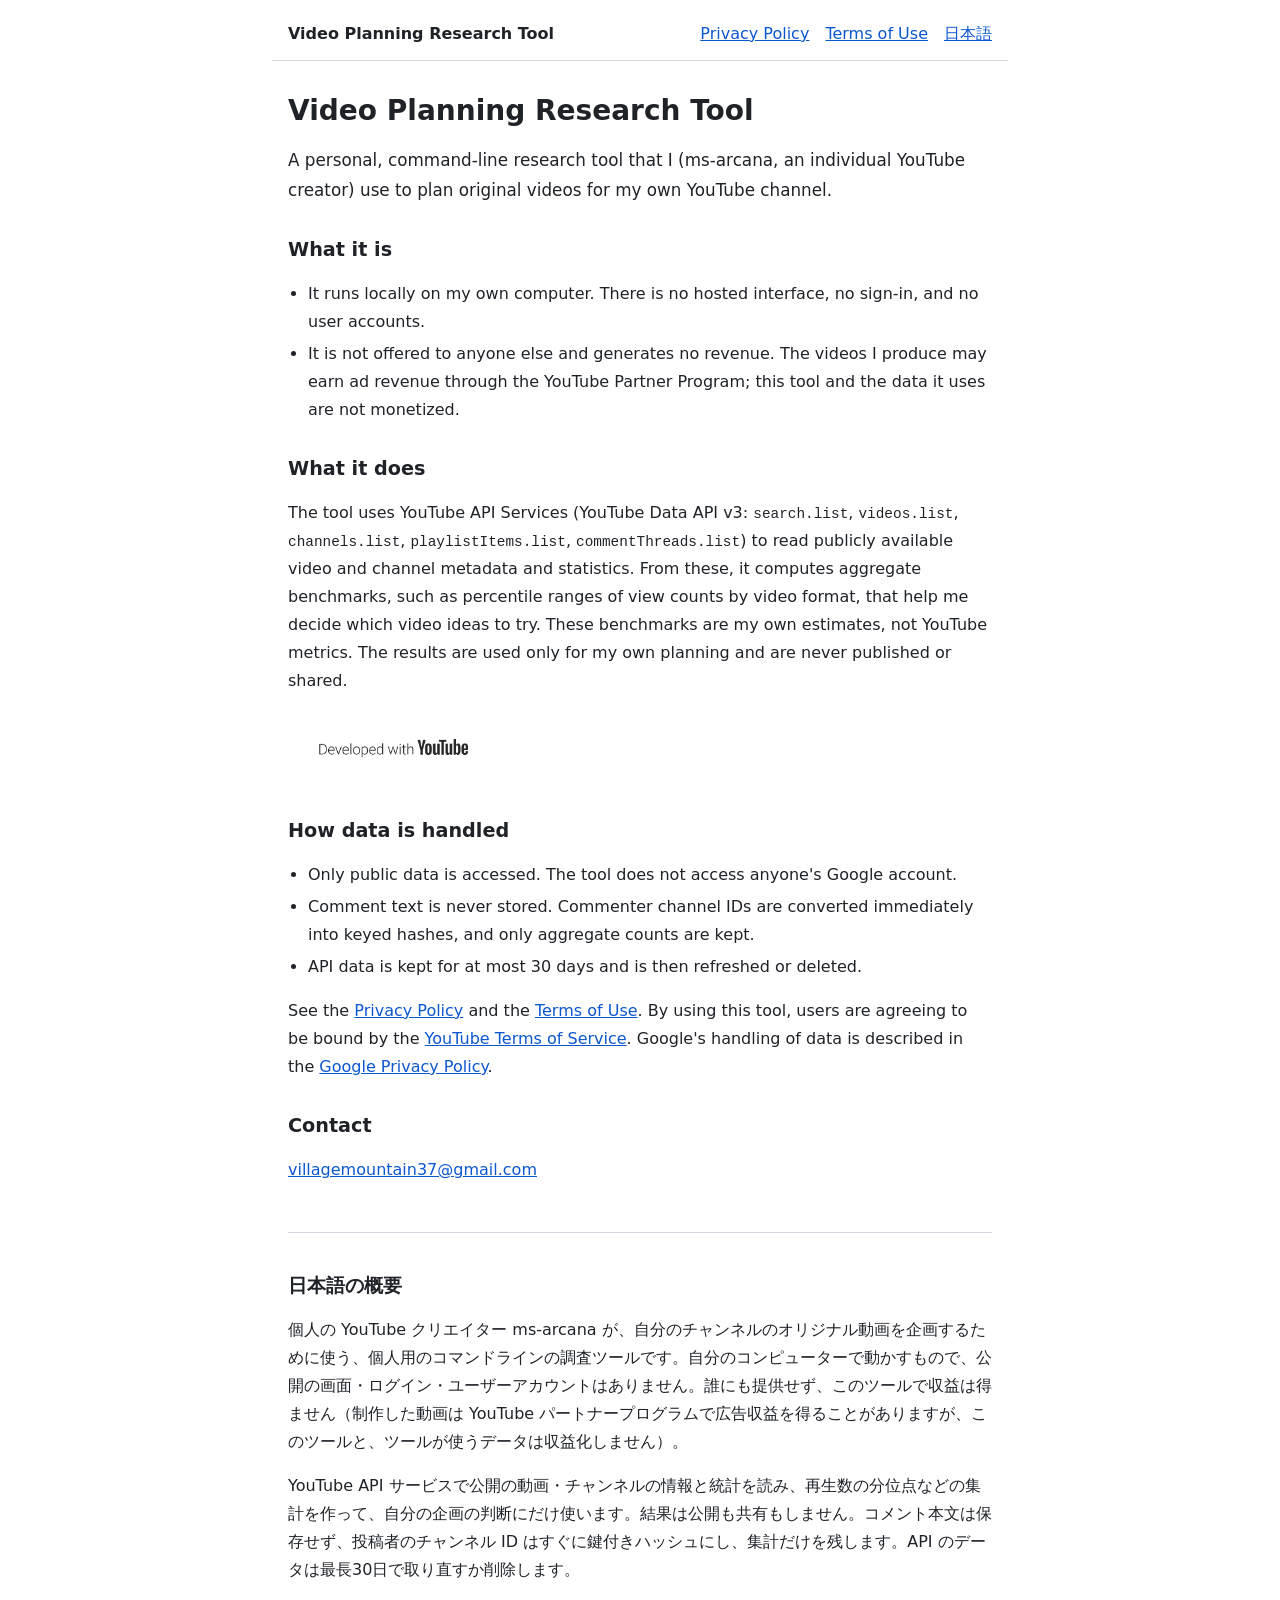
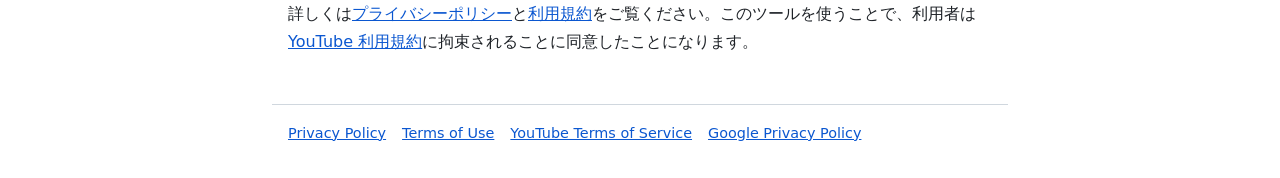
<file: index.html>
<!doctype html>
<html lang="en">
<head>
<meta charset="utf-8">
<meta name="viewport" content="width=device-width, initial-scale=1">
<title>Video Planning Research Tool</title>
<meta name="description" content="A personal research tool used by an individual creator to plan original videos.">
<link rel="stylesheet" href="style.css">
</head>
<body>
<header>
  <p class="site"><a href="./">Video Planning Research Tool</a></p>
  <nav><a href="privacy/">Privacy Policy</a><a href="terms/">Terms of Use</a><a href="#ja">日本語</a></nav>
</header>
<main>
  <h1>Video Planning Research Tool</h1>
  <p class="lead">A personal, command-line research tool that I (ms-arcana, an individual YouTube creator) use to plan original videos for my own YouTube channel.</p>

  <h2>What it is</h2>
  <ul>
    <li>It runs locally on my own computer. There is no hosted interface, no sign-in, and no user accounts.</li>
    <li>It is not offered to anyone else and generates no revenue. The videos I produce may earn ad revenue through the YouTube Partner Program; this tool and the data it uses are not monetized.</li>
  </ul>

  <h2>What it does</h2>
  <p>The tool uses YouTube API Services (YouTube Data API v3: <code>search.list</code>, <code>videos.list</code>, <code>channels.list</code>, <code>playlistItems.list</code>, <code>commentThreads.list</code>) to read publicly available video and channel metadata and statistics. From these, it computes aggregate benchmarks, such as percentile ranges of view counts by video format, that help me decide which video ideas to try. These benchmarks are my own estimates, not YouTube metrics. The results are used only for my own planning and are never published or shared.</p>
  <p class="brand">
    <a href="https://www.youtube.com/" aria-label="Developed with YouTube (opens YouTube)">
      <picture>
        <source srcset="images/developed-with-youtube-sentence-case-light.png" media="(prefers-color-scheme: dark)">
        <img src="images/developed-with-youtube-sentence-case-dark.png" alt="Developed with YouTube" width="210" height="75">
      </picture>
    </a>
  </p>

  <h2>How data is handled</h2>
  <ul>
    <li>Only public data is accessed. The tool does not access anyone's Google account.</li>
    <li>Comment text is never stored. Commenter channel IDs are converted immediately into keyed hashes, and only aggregate counts are kept.</li>
    <li>API data is kept for at most 30 days and is then refreshed or deleted.</li>
  </ul>
  <p>See the <a href="privacy/">Privacy Policy</a> and the <a href="terms/">Terms of Use</a>. By using this tool, users are agreeing to be bound by the <a href="https://www.youtube.com/t/terms">YouTube Terms of Service</a>. Google's handling of data is described in the <a href="http://www.google.com/policies/privacy">Google Privacy Policy</a>.</p>

  <h2>Contact</h2>
  <p><a href="mailto:villagemountain37@gmail.com">villagemountain37@gmail.com</a></p>

  <section lang="ja" id="ja">
    <h2>日本語の概要</h2>
    <p>個人の YouTube クリエイター ms-arcana が、自分のチャンネルのオリジナル動画を企画するために使う、個人用のコマンドラインの調査ツールです。自分のコンピューターで動かすもので、公開の画面・ログイン・ユーザーアカウントはありません。誰にも提供せず、このツールで収益は得ません（制作した動画は YouTube パートナープログラムで広告収益を得ることがありますが、このツールと、ツールが使うデータは収益化しません）。</p>
    <p>YouTube API サービスで公開の動画・チャンネルの情報と統計を読み、再生数の分位点などの集計を作って、自分の企画の判断にだけ使います。結果は公開も共有もしません。コメント本文は保存せず、投稿者のチャンネル ID はすぐに鍵付きハッシュにし、集計だけを残します。API のデータは最長30日で取り直すか削除します。</p>
    <p>詳しくは<a href="privacy/#ja">プライバシーポリシー</a>と<a href="terms/#ja">利用規約</a>をご覧ください。このツールを使うことで、利用者は <a href="https://www.youtube.com/t/terms">YouTube 利用規約</a>に拘束されることに同意したことになります。</p>
  </section>
</main>
<footer>
  <a href="privacy/">Privacy Policy</a><a href="terms/">Terms of Use</a><a href="https://www.youtube.com/t/terms">YouTube Terms of Service</a><a href="http://www.google.com/policies/privacy">Google Privacy Policy</a>
</footer>
</body>
</html>
</file>
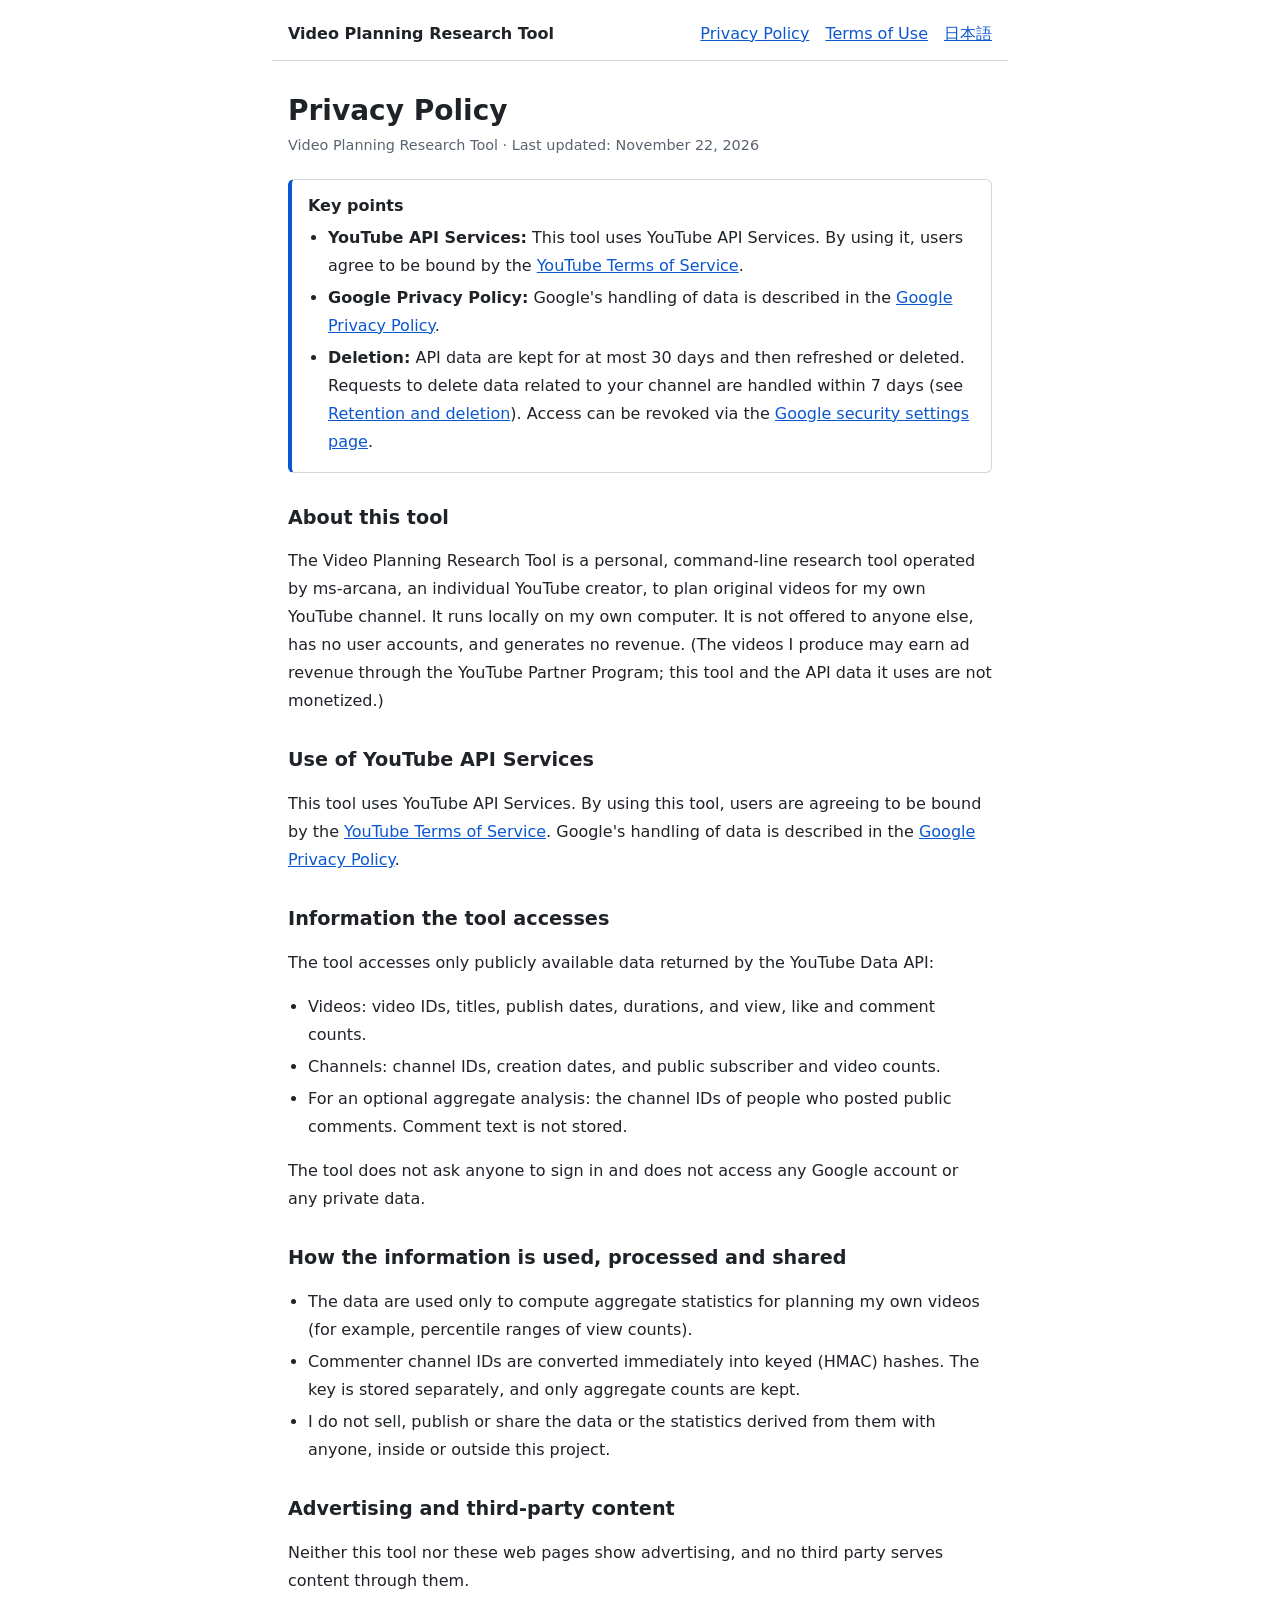
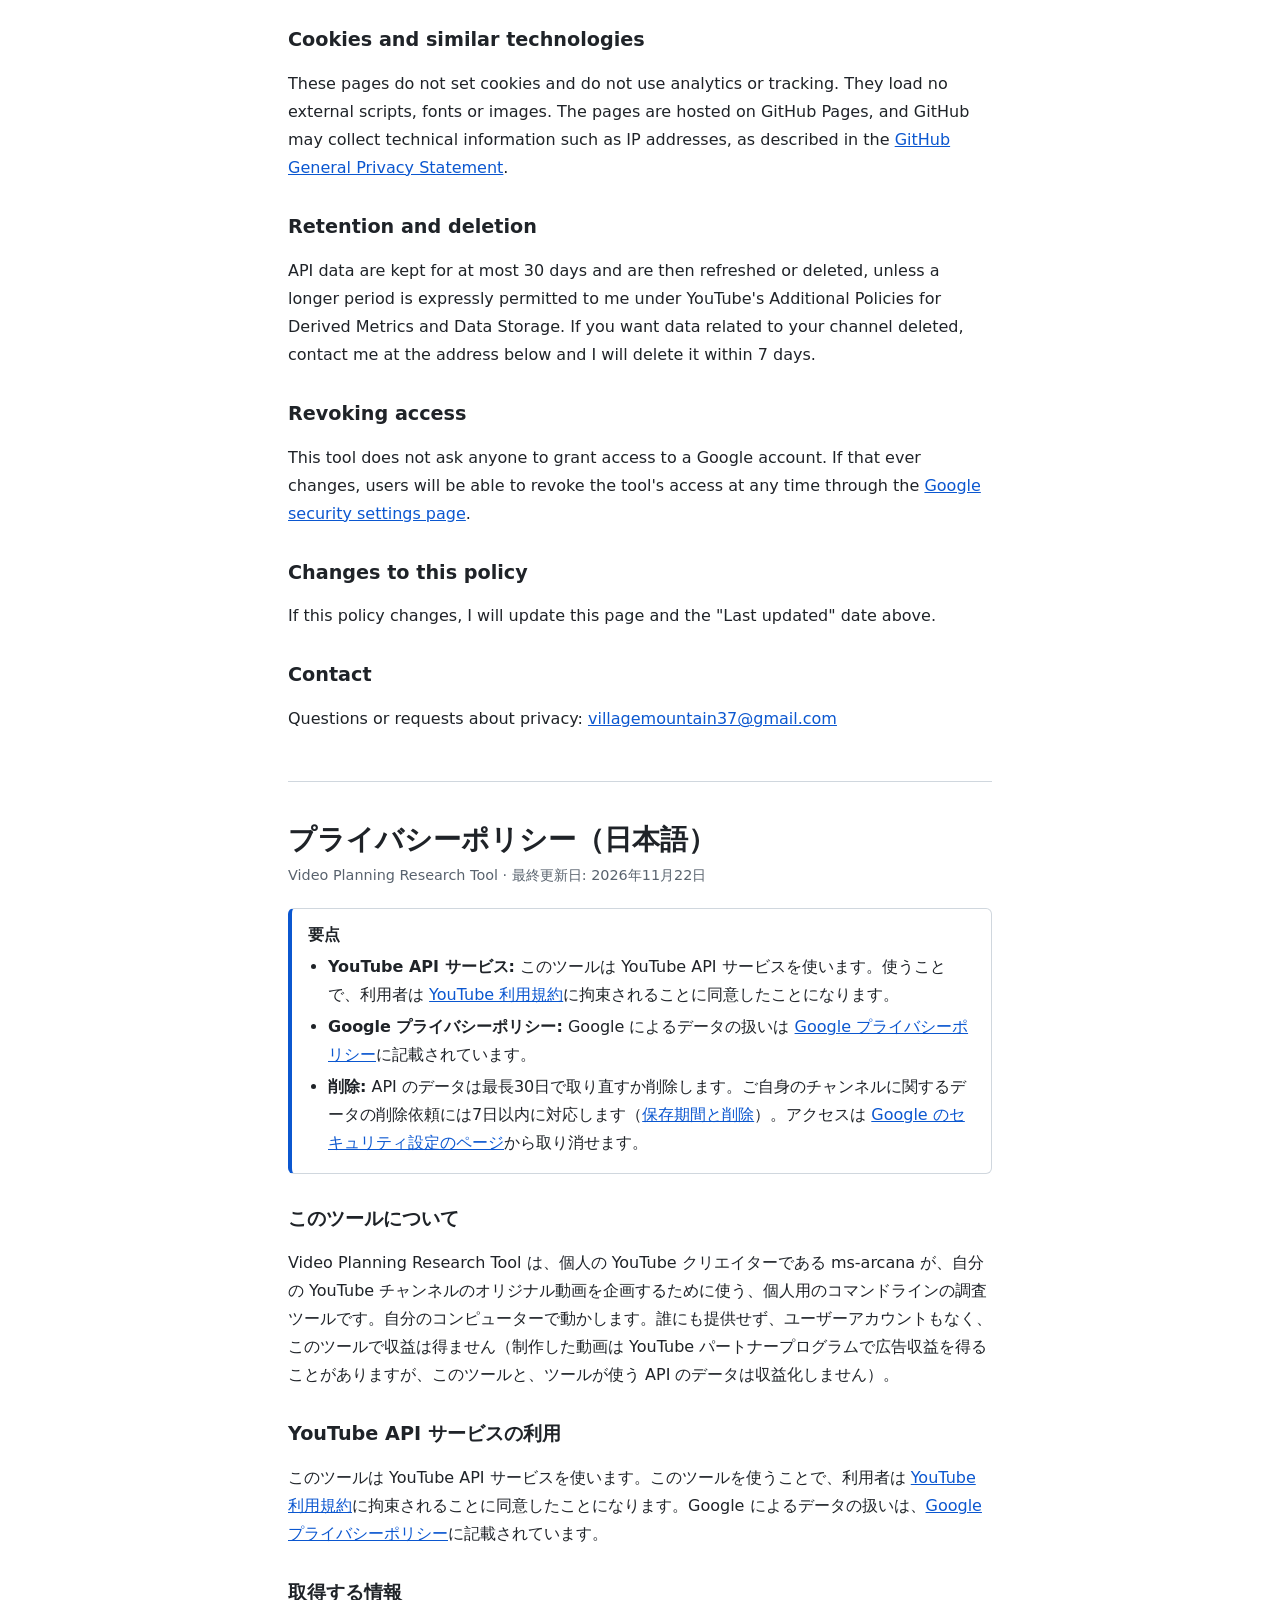
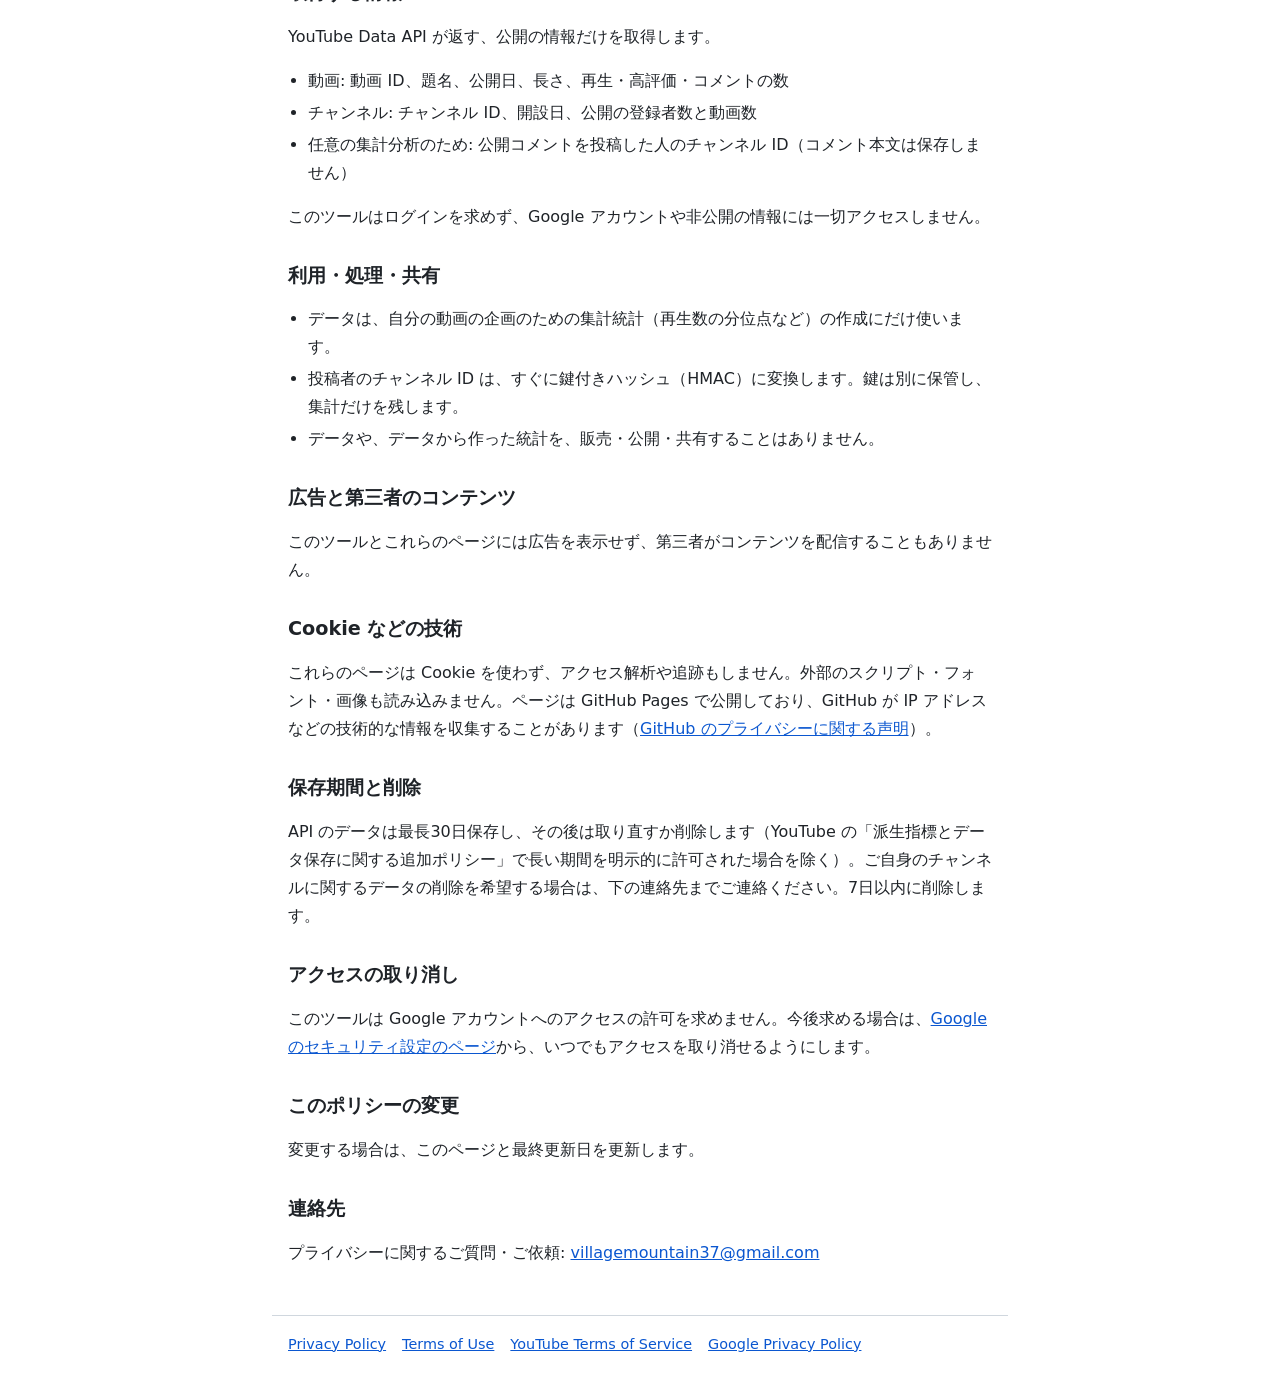
<file: privacy/index.html>
<!doctype html>
<html lang="en">
<head>
<meta charset="utf-8">
<meta name="viewport" content="width=device-width, initial-scale=1">
<title>Privacy Policy — Video Planning Research Tool</title>
<meta name="description" content="Privacy Policy of the Video Planning Research Tool.">
<link rel="stylesheet" href="../style.css">
</head>
<body>
<header>
  <p class="site"><a href="../">Video Planning Research Tool</a></p>
  <nav><a href="./">Privacy Policy</a><a href="../terms/">Terms of Use</a><a href="#ja">日本語</a></nav>
</header>
<main>
  <h1>Privacy Policy</h1>
  <p class="meta">Video Planning Research Tool · Last updated: November 22, 2026</p>

  <div class="summary">
    <p class="summary-title">Key points</p>
    <ul>
      <li><strong>YouTube API Services:</strong> This tool uses YouTube API Services. By using it, users agree to be bound by the <a href="https://www.youtube.com/t/terms">YouTube Terms of Service</a>.</li>
      <li><strong>Google Privacy Policy:</strong> Google's handling of data is described in the <a href="http://www.google.com/policies/privacy">Google Privacy Policy</a>.</li>
      <li><strong>Deletion:</strong> API data are kept for at most 30 days and then refreshed or deleted. Requests to delete data related to your channel are handled within 7 days (see <a href="#retention">Retention and deletion</a>). Access can be revoked via the <a href="https://security.google.com/settings/security/permissions">Google security settings page</a>.</li>
    </ul>
  </div>

  <h2>About this tool</h2>
  <p>The Video Planning Research Tool is a personal, command-line research tool operated by ms-arcana, an individual YouTube creator, to plan original videos for my own YouTube channel. It runs locally on my own computer. It is not offered to anyone else, has no user accounts, and generates no revenue. (The videos I produce may earn ad revenue through the YouTube Partner Program; this tool and the API data it uses are not monetized.)</p>

  <h2>Use of YouTube API Services</h2>
  <p>This tool uses YouTube API Services. By using this tool, users are agreeing to be bound by the <a href="https://www.youtube.com/t/terms">YouTube Terms of Service</a>. Google's handling of data is described in the <a href="http://www.google.com/policies/privacy">Google Privacy Policy</a>.</p>

  <h2>Information the tool accesses</h2>
  <p>The tool accesses only publicly available data returned by the YouTube Data API:</p>
  <ul>
    <li>Videos: video IDs, titles, publish dates, durations, and view, like and comment counts.</li>
    <li>Channels: channel IDs, creation dates, and public subscriber and video counts.</li>
    <li>For an optional aggregate analysis: the channel IDs of people who posted public comments. Comment text is not stored.</li>
  </ul>
  <p>The tool does not ask anyone to sign in and does not access any Google account or any private data.</p>

  <h2>How the information is used, processed and shared</h2>
  <ul>
    <li>The data are used only to compute aggregate statistics for planning my own videos (for example, percentile ranges of view counts).</li>
    <li>Commenter channel IDs are converted immediately into keyed (HMAC) hashes. The key is stored separately, and only aggregate counts are kept.</li>
    <li>I do not sell, publish or share the data or the statistics derived from them with anyone, inside or outside this project.</li>
  </ul>

  <h2>Advertising and third-party content</h2>
  <p>Neither this tool nor these web pages show advertising, and no third party serves content through them.</p>

  <h2>Cookies and similar technologies</h2>
  <p>These pages do not set cookies and do not use analytics or tracking. They load no external scripts, fonts or images. The pages are hosted on GitHub Pages, and GitHub may collect technical information such as IP addresses, as described in the <a href="https://docs.github.com/site-policy/privacy-policies/github-general-privacy-statement">GitHub General Privacy Statement</a>.</p>

  <h2 id="retention">Retention and deletion</h2>
  <p>API data are kept for at most 30 days and are then refreshed or deleted, unless a longer period is expressly permitted to me under YouTube's Additional Policies for Derived Metrics and Data Storage. If you want data related to your channel deleted, contact me at the address below and I will delete it within 7 days.</p>

  <h2>Revoking access</h2>
  <p>This tool does not ask anyone to grant access to a Google account. If that ever changes, users will be able to revoke the tool's access at any time through the <a href="https://security.google.com/settings/security/permissions">Google security settings page</a>.</p>

  <h2>Changes to this policy</h2>
  <p>If this policy changes, I will update this page and the "Last updated" date above.</p>

  <h2>Contact</h2>
  <p>Questions or requests about privacy: <a href="mailto:villagemountain37@gmail.com">villagemountain37@gmail.com</a></p>

  <section lang="ja" id="ja">
    <h1>プライバシーポリシー（日本語）</h1>
    <p class="meta">Video Planning Research Tool · 最終更新日: 2026年11月22日</p>

    <div class="summary">
      <p class="summary-title">要点</p>
      <ul>
        <li><strong>YouTube API サービス:</strong> このツールは YouTube API サービスを使います。使うことで、利用者は <a href="https://www.youtube.com/t/terms">YouTube 利用規約</a>に拘束されることに同意したことになります。</li>
        <li><strong>Google プライバシーポリシー:</strong> Google によるデータの扱いは <a href="http://www.google.com/policies/privacy">Google プライバシーポリシー</a>に記載されています。</li>
        <li><strong>削除:</strong> API のデータは最長30日で取り直すか削除します。ご自身のチャンネルに関するデータの削除依頼には7日以内に対応します（<a href="#retention-ja">保存期間と削除</a>）。アクセスは <a href="https://security.google.com/settings/security/permissions">Google のセキュリティ設定のページ</a>から取り消せます。</li>
      </ul>
    </div>

    <h2>このツールについて</h2>
    <p>Video Planning Research Tool は、個人の YouTube クリエイターである ms-arcana が、自分の YouTube チャンネルのオリジナル動画を企画するために使う、個人用のコマンドラインの調査ツールです。自分のコンピューターで動かします。誰にも提供せず、ユーザーアカウントもなく、このツールで収益は得ません（制作した動画は YouTube パートナープログラムで広告収益を得ることがありますが、このツールと、ツールが使う API のデータは収益化しません）。</p>

    <h2>YouTube API サービスの利用</h2>
    <p>このツールは YouTube API サービスを使います。このツールを使うことで、利用者は <a href="https://www.youtube.com/t/terms">YouTube 利用規約</a>に拘束されることに同意したことになります。Google によるデータの扱いは、<a href="http://www.google.com/policies/privacy">Google プライバシーポリシー</a>に記載されています。</p>

    <h2>取得する情報</h2>
    <p>YouTube Data API が返す、公開の情報だけを取得します。</p>
    <ul>
      <li>動画: 動画 ID、題名、公開日、長さ、再生・高評価・コメントの数</li>
      <li>チャンネル: チャンネル ID、開設日、公開の登録者数と動画数</li>
      <li>任意の集計分析のため: 公開コメントを投稿した人のチャンネル ID（コメント本文は保存しません）</li>
    </ul>
    <p>このツールはログインを求めず、Google アカウントや非公開の情報には一切アクセスしません。</p>

    <h2>利用・処理・共有</h2>
    <ul>
      <li>データは、自分の動画の企画のための集計統計（再生数の分位点など）の作成にだけ使います。</li>
      <li>投稿者のチャンネル ID は、すぐに鍵付きハッシュ（HMAC）に変換します。鍵は別に保管し、集計だけを残します。</li>
      <li>データや、データから作った統計を、販売・公開・共有することはありません。</li>
    </ul>

    <h2>広告と第三者のコンテンツ</h2>
    <p>このツールとこれらのページには広告を表示せず、第三者がコンテンツを配信することもありません。</p>

    <h2>Cookie などの技術</h2>
    <p>これらのページは Cookie を使わず、アクセス解析や追跡もしません。外部のスクリプト・フォント・画像も読み込みません。ページは GitHub Pages で公開しており、GitHub が IP アドレスなどの技術的な情報を収集することがあります（<a href="https://docs.github.com/site-policy/privacy-policies/github-general-privacy-statement">GitHub のプライバシーに関する声明</a>）。</p>

    <h2 id="retention-ja">保存期間と削除</h2>
    <p>API のデータは最長30日保存し、その後は取り直すか削除します（YouTube の「派生指標とデータ保存に関する追加ポリシー」で長い期間を明示的に許可された場合を除く）。ご自身のチャンネルに関するデータの削除を希望する場合は、下の連絡先までご連絡ください。7日以内に削除します。</p>

    <h2>アクセスの取り消し</h2>
    <p>このツールは Google アカウントへのアクセスの許可を求めません。今後求める場合は、<a href="https://security.google.com/settings/security/permissions">Google のセキュリティ設定のページ</a>から、いつでもアクセスを取り消せるようにします。</p>

    <h2>このポリシーの変更</h2>
    <p>変更する場合は、このページと最終更新日を更新します。</p>

    <h2>連絡先</h2>
    <p>プライバシーに関するご質問・ご依頼: <a href="mailto:villagemountain37@gmail.com">villagemountain37@gmail.com</a></p>
  </section>
</main>
<footer>
  <a href="./">Privacy Policy</a><a href="../terms/">Terms of Use</a><a href="https://www.youtube.com/t/terms">YouTube Terms of Service</a><a href="http://www.google.com/policies/privacy">Google Privacy Policy</a>
</footer>
</body>
</html>
</file>
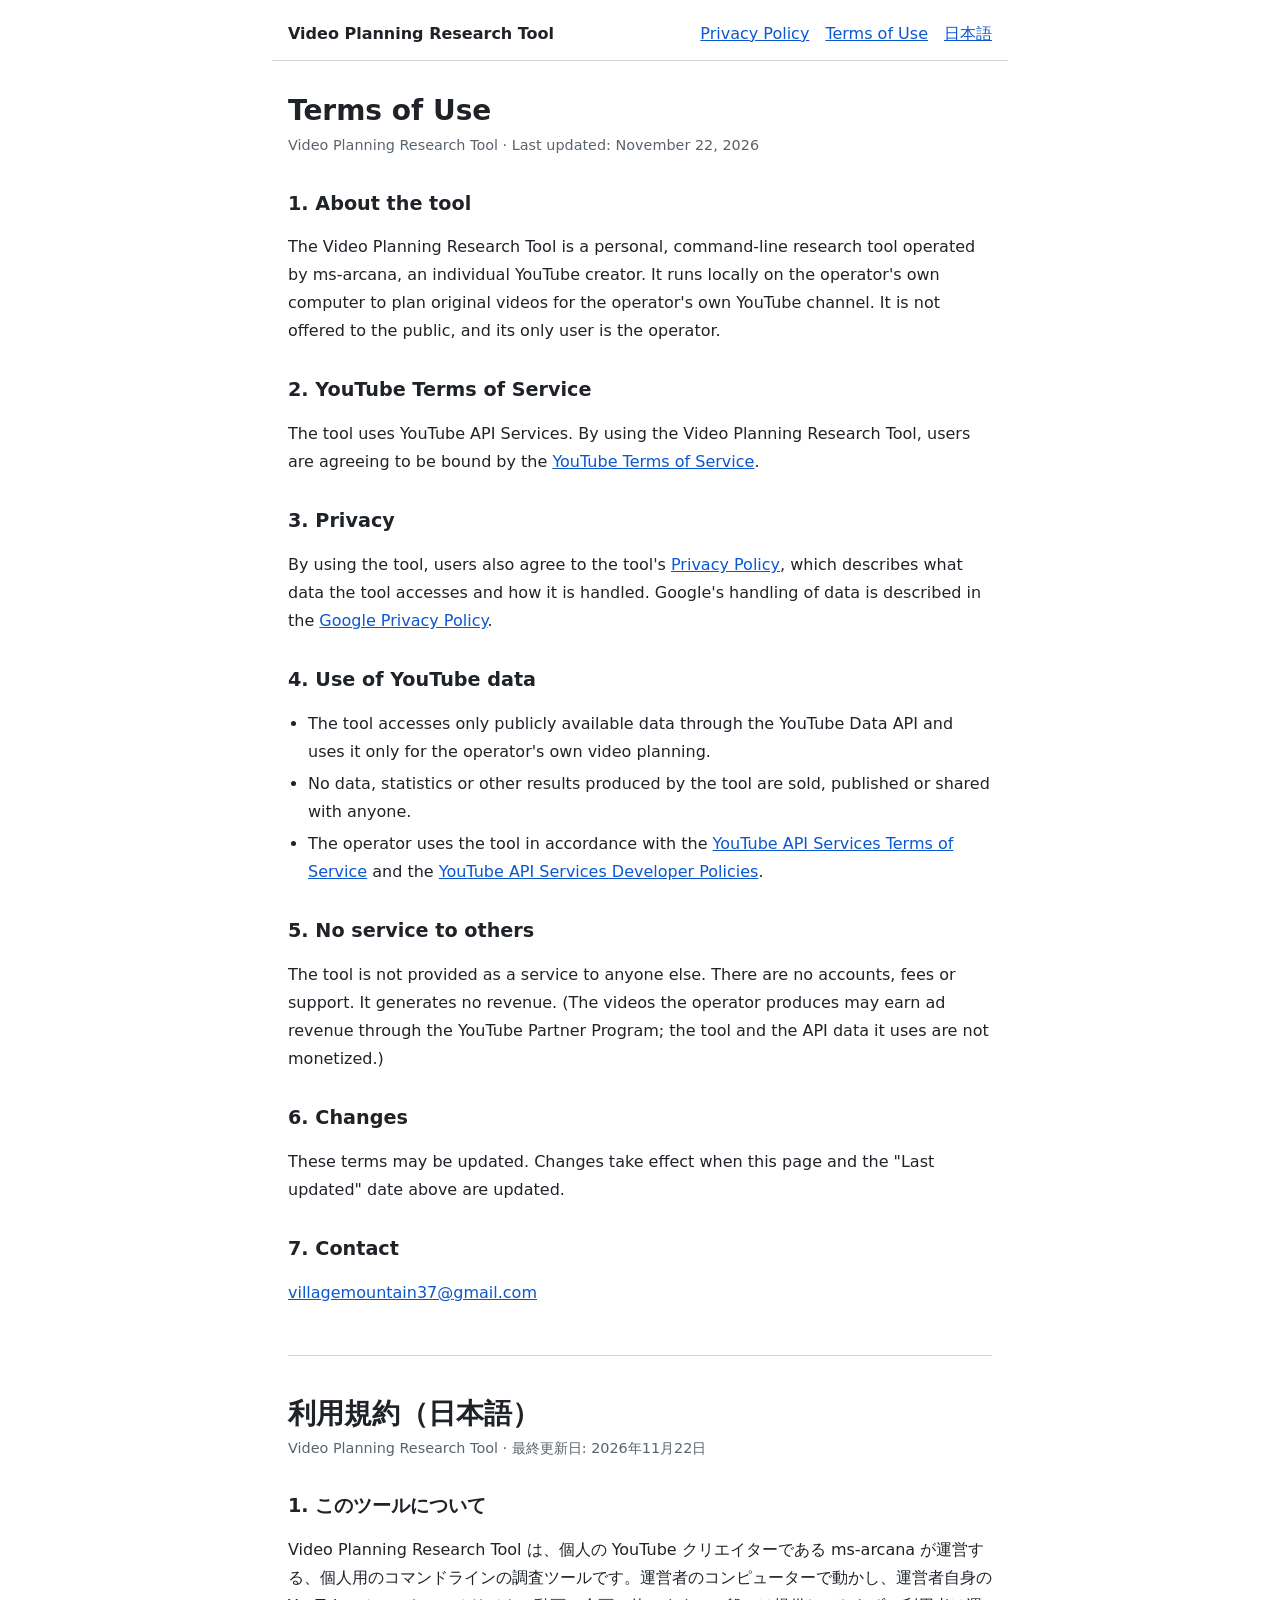
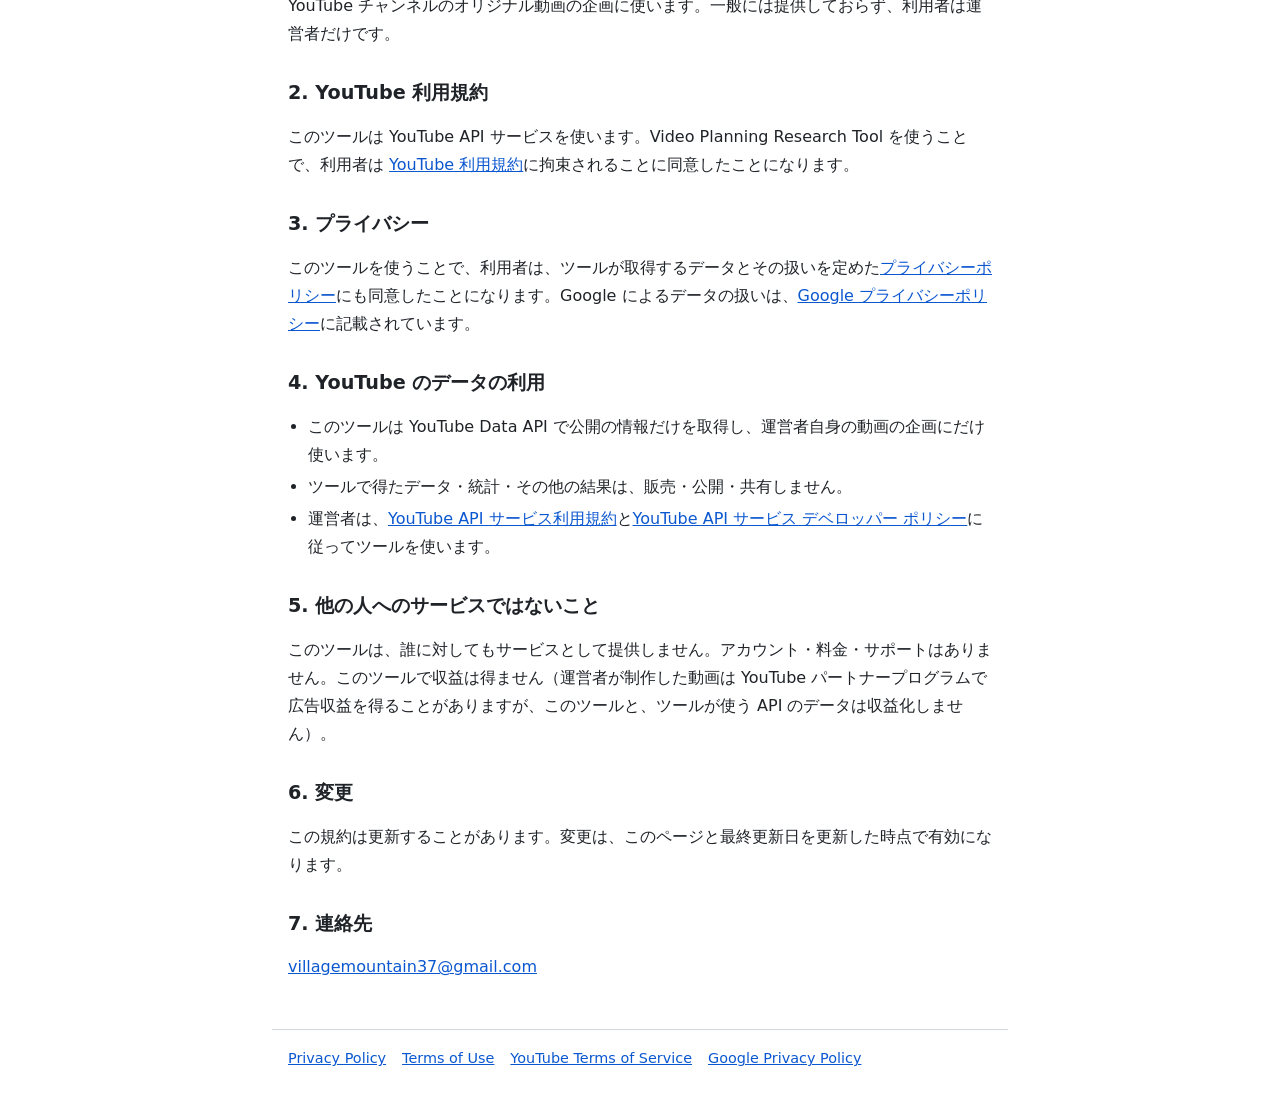
<file: terms/index.html>
<!doctype html>
<html lang="en">
<head>
<meta charset="utf-8">
<meta name="viewport" content="width=device-width, initial-scale=1">
<title>Terms of Use — Video Planning Research Tool</title>
<meta name="description" content="Terms of Use of the Video Planning Research Tool.">
<link rel="stylesheet" href="../style.css">
</head>
<body>
<header>
  <p class="site"><a href="../">Video Planning Research Tool</a></p>
  <nav><a href="../privacy/">Privacy Policy</a><a href="./">Terms of Use</a><a href="#ja">日本語</a></nav>
</header>
<main>
  <h1>Terms of Use</h1>
  <p class="meta">Video Planning Research Tool · Last updated: November 22, 2026</p>

  <h2>1. About the tool</h2>
  <p>The Video Planning Research Tool is a personal, command-line research tool operated by ms-arcana, an individual YouTube creator. It runs locally on the operator's own computer to plan original videos for the operator's own YouTube channel. It is not offered to the public, and its only user is the operator.</p>

  <h2>2. YouTube Terms of Service</h2>
  <p>The tool uses YouTube API Services. By using the Video Planning Research Tool, users are agreeing to be bound by the <a href="https://www.youtube.com/t/terms">YouTube Terms of Service</a>.</p>

  <h2>3. Privacy</h2>
  <p>By using the tool, users also agree to the tool's <a href="../privacy/">Privacy Policy</a>, which describes what data the tool accesses and how it is handled. Google's handling of data is described in the <a href="http://www.google.com/policies/privacy">Google Privacy Policy</a>.</p>

  <h2>4. Use of YouTube data</h2>
  <ul>
    <li>The tool accesses only publicly available data through the YouTube Data API and uses it only for the operator's own video planning.</li>
    <li>No data, statistics or other results produced by the tool are sold, published or shared with anyone.</li>
    <li>The operator uses the tool in accordance with the <a href="https://developers.google.com/youtube/terms/api-services-terms-of-service">YouTube API Services Terms of Service</a> and the <a href="https://developers.google.com/youtube/terms/developer-policies">YouTube API Services Developer Policies</a>.</li>
  </ul>

  <h2>5. No service to others</h2>
  <p>The tool is not provided as a service to anyone else. There are no accounts, fees or support. It generates no revenue. (The videos the operator produces may earn ad revenue through the YouTube Partner Program; the tool and the API data it uses are not monetized.)</p>

  <h2>6. Changes</h2>
  <p>These terms may be updated. Changes take effect when this page and the "Last updated" date above are updated.</p>

  <h2>7. Contact</h2>
  <p><a href="mailto:villagemountain37@gmail.com">villagemountain37@gmail.com</a></p>

  <section lang="ja" id="ja">
    <h1>利用規約（日本語）</h1>
    <p class="meta">Video Planning Research Tool · 最終更新日: 2026年11月22日</p>

    <h2>1. このツールについて</h2>
    <p>Video Planning Research Tool は、個人の YouTube クリエイターである ms-arcana が運営する、個人用のコマンドラインの調査ツールです。運営者のコンピューターで動かし、運営者自身の YouTube チャンネルのオリジナル動画の企画に使います。一般には提供しておらず、利用者は運営者だけです。</p>

    <h2>2. YouTube 利用規約</h2>
    <p>このツールは YouTube API サービスを使います。Video Planning Research Tool を使うことで、利用者は <a href="https://www.youtube.com/t/terms">YouTube 利用規約</a>に拘束されることに同意したことになります。</p>

    <h2>3. プライバシー</h2>
    <p>このツールを使うことで、利用者は、ツールが取得するデータとその扱いを定めた<a href="../privacy/#ja">プライバシーポリシー</a>にも同意したことになります。Google によるデータの扱いは、<a href="http://www.google.com/policies/privacy">Google プライバシーポリシー</a>に記載されています。</p>

    <h2>4. YouTube のデータの利用</h2>
    <ul>
      <li>このツールは YouTube Data API で公開の情報だけを取得し、運営者自身の動画の企画にだけ使います。</li>
      <li>ツールで得たデータ・統計・その他の結果は、販売・公開・共有しません。</li>
      <li>運営者は、<a href="https://developers.google.com/youtube/terms/api-services-terms-of-service">YouTube API サービス利用規約</a>と<a href="https://developers.google.com/youtube/terms/developer-policies">YouTube API サービス デベロッパー ポリシー</a>に従ってツールを使います。</li>
    </ul>

    <h2>5. 他の人へのサービスではないこと</h2>
    <p>このツールは、誰に対してもサービスとして提供しません。アカウント・料金・サポートはありません。このツールで収益は得ません（運営者が制作した動画は YouTube パートナープログラムで広告収益を得ることがありますが、このツールと、ツールが使う API のデータは収益化しません）。</p>

    <h2>6. 変更</h2>
    <p>この規約は更新することがあります。変更は、このページと最終更新日を更新した時点で有効になります。</p>

    <h2>7. 連絡先</h2>
    <p><a href="mailto:villagemountain37@gmail.com">villagemountain37@gmail.com</a></p>
  </section>
</main>
<footer>
  <a href="../privacy/">Privacy Policy</a><a href="./">Terms of Use</a><a href="https://www.youtube.com/t/terms">YouTube Terms of Service</a><a href="http://www.google.com/policies/privacy">Google Privacy Policy</a>
</footer>
</body>
</html>
</file>
<file: style.css>
:root {
  --bg: #ffffff;
  --fg: #1f2328;
  --muted: #59636e;
  --link: #0b57d0;
  --rule: #d0d7de;
}
@media (prefers-color-scheme: dark) {
  :root {
    --bg: #0d1117;
    --fg: #e6edf3;
    --muted: #9198a1;
    --link: #7cacf8;
    --rule: #30363d;
  }
}
* { box-sizing: border-box; }
body {
  margin: 0;
  background: var(--bg);
  color: var(--fg);
  font: 16px/1.75 system-ui, -apple-system, "Segoe UI", "Hiragino Sans", "Noto Sans JP", sans-serif;
  overflow-wrap: anywhere;
}
header, main, footer {
  max-width: 46rem;
  margin: 0 auto;
  padding-left: 16px;
  padding-right: 16px;
}
header {
  display: flex;
  flex-wrap: wrap;
  gap: 0.25rem 1.5rem;
  justify-content: space-between;
  align-items: baseline;
  padding-top: 1.25rem;
  padding-bottom: 0.75rem;
  border-bottom: 1px solid var(--rule);
}
header .site { margin: 0; font-weight: 600; }
header .site a { color: var(--fg); text-decoration: none; }
nav a { margin-right: 1rem; }
nav a:last-child { margin-right: 0; }
a { color: var(--link); }
h1 { font-size: 1.75rem; line-height: 1.3; margin: 2rem 0 0.25rem; }
h2 { font-size: 1.2rem; line-height: 1.4; margin: 2rem 0 0.5rem; }
.meta { color: var(--muted); font-size: 0.9rem; margin-top: 0; }
.lead { font-size: 1.05rem; }
ul { padding-left: 1.25rem; }
li { margin: 0.25rem 0; }
code { font-size: 0.9em; }
section[lang="ja"] {
  margin-top: 3rem;
  padding-top: 0.5rem;
  border-top: 1px solid var(--rule);
}
footer {
  margin-top: 3rem;
  padding-top: 1rem;
  padding-bottom: 2rem;
  border-top: 1px solid var(--rule);
  color: var(--muted);
  font-size: 0.9rem;
}
footer a { margin-right: 1rem; }
.summary {
  margin: 1.25rem 0 0.5rem;
  padding: 0.75rem 1rem;
  border: 1px solid var(--rule);
  border-left: 4px solid var(--link);
  border-radius: 6px;
}
.summary-title { margin: 0 0 0.25rem; font-weight: 600; }
.summary ul { margin: 0; }
.brand { margin: 1rem 0 0; }
.brand img { display: block; width: 210px; height: auto; }
</file>
